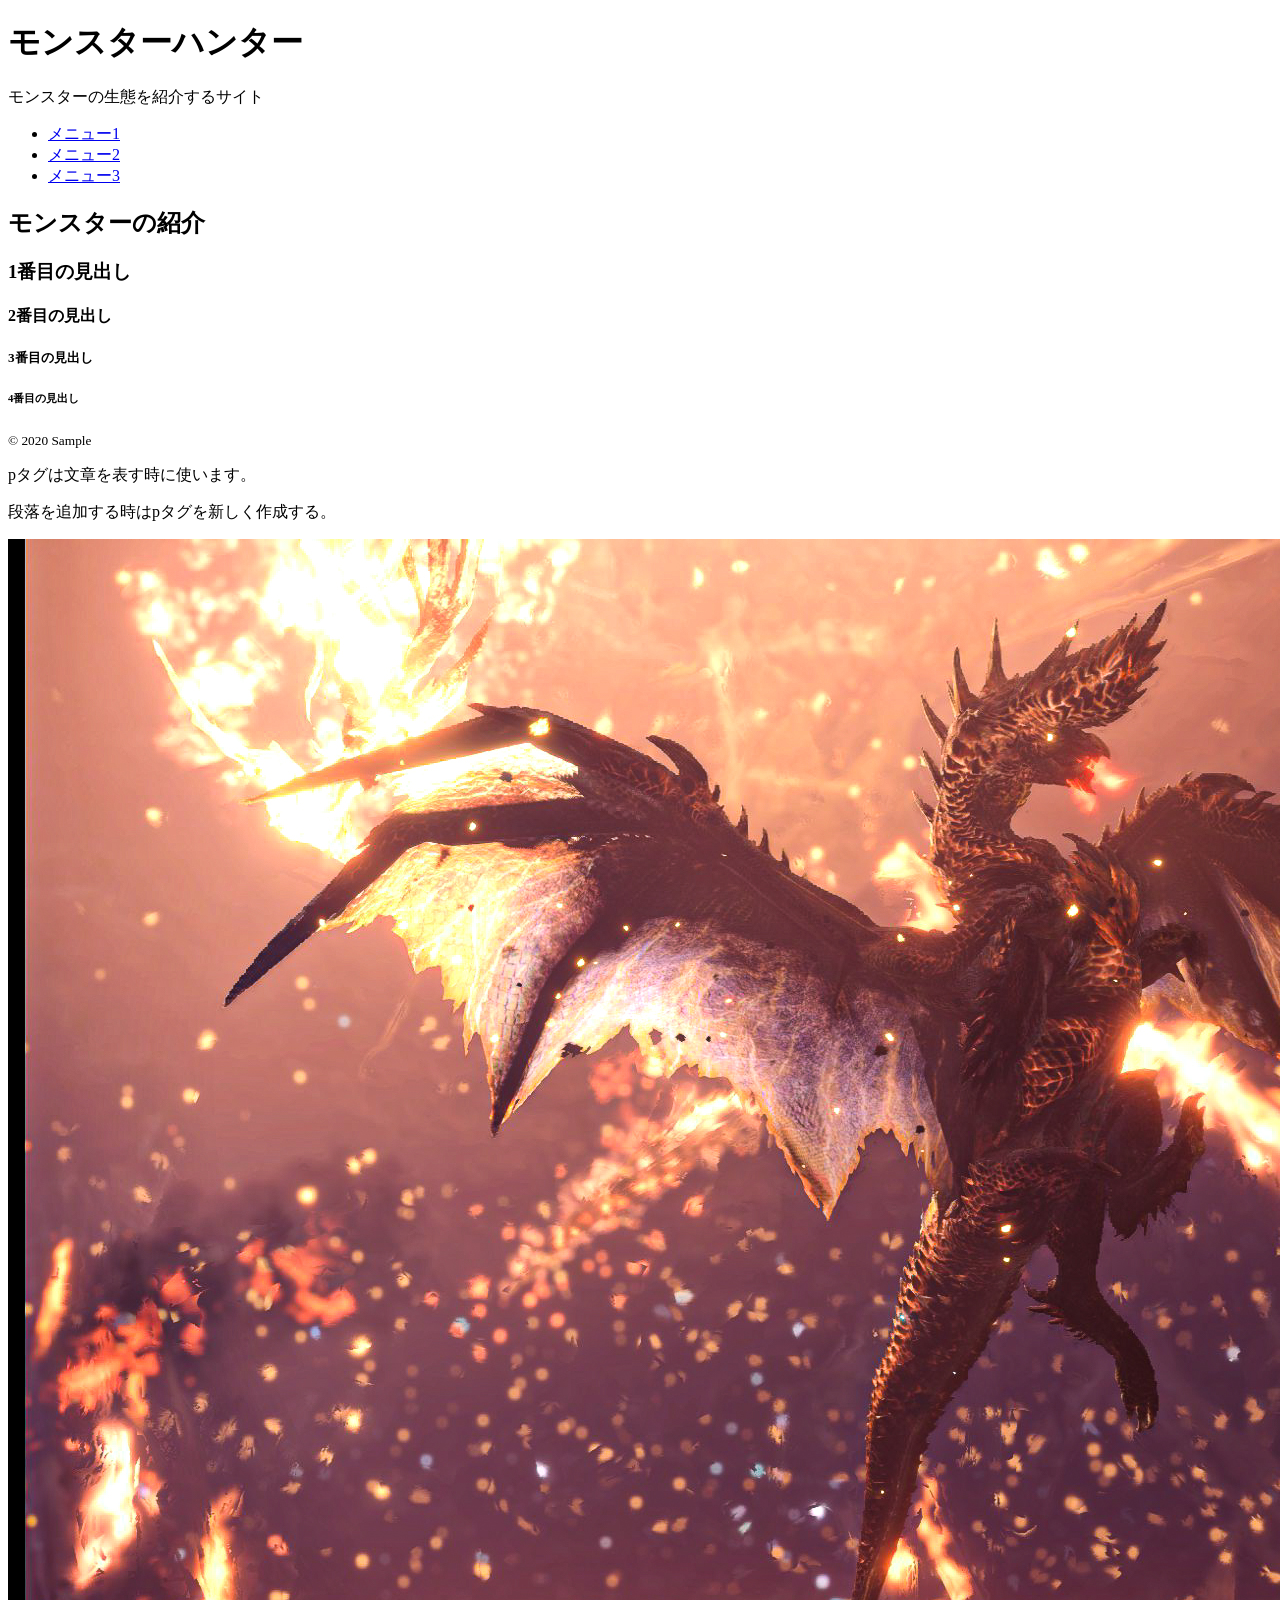
<file: index.html>
<!DOCTYPE html>
<html lang="ja">
<head>
    <meta charset="UTF-8">
    <meta name="viewport" content="width=device-width, initial-scale=1.0">
    <title>モンスターハンター</title>
</head>
<body>

    <header>
        <h1>モンスターハンター</h1>
        <p>モンスターの生態を紹介するサイト</p>

        <nav>
            <ul>
                <li><a href="#">メニュー1</a></li>
                <li><a href="#">メニュー2</a></li>
                <li><a href="#">メニュー3</a></li>
            </ul>
        </nav>
    </header>

    <main>
        <article>
        <h2>モンスターの紹介</h2>
        <section>
            <div>
                <h3>1番目の見出し</h3>
            </div>
            <aside>
            <h4>2番目の見出し</h4>
            </aside>
            <h5>3番目の見出し</h5>
            <h6>4番目の見出し</h6>
        </section>
        <footer>
            <p><small>&copy; 2020 Sample</small></p>
        </footer>
        <p>pタグは文章を表す時に使います。</p>
        <p>段落を追加する時はpタグを新しく作成する。</p>

        <a href="https://www.google.com/" target="_blank">
    <img src="./images/20260803002444_1.jpg" alt="モンスターハンターの画像">
</a>
        </article>
    </main>

</body>
</html>
</file>
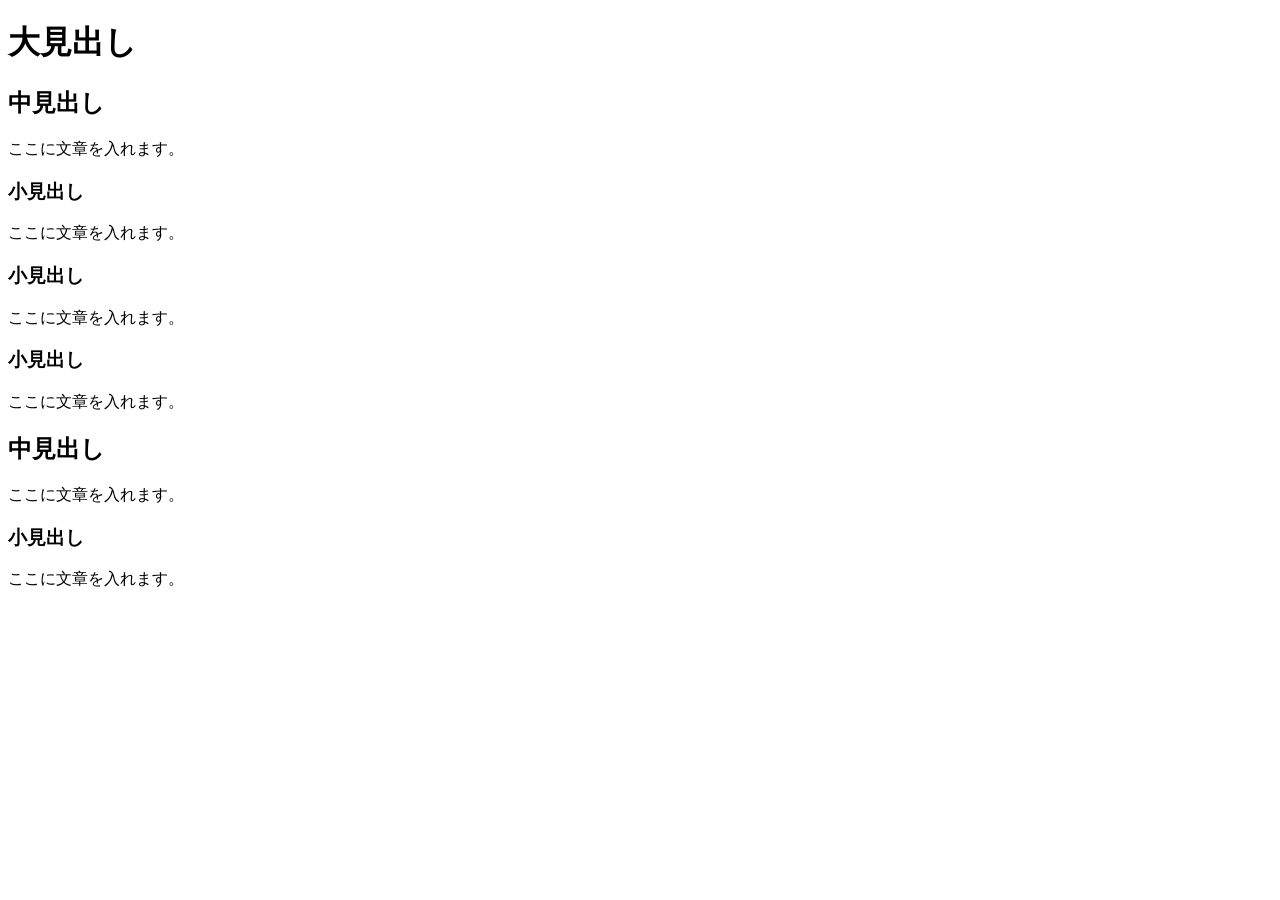
<file: heading-text.html>
<!DOCTYPE html>
<html lang="ja">
<head>
    <meta charset="UTF-8">
    <title>見出しの練習</title>
</head>
<body>

    <!-- 大見出し -->
    <h1>大見出し</h1>

    <!-- 中見出し -->
    <h2>中見出し</h2>
    <p>ここに文章を入れます。</p>

    <!-- 小見出し -->
    <h3>小見出し</h3>
    <p>ここに文章を入れます。</p>

    <!-- 小見出し -->
    <h3>小見出し</h3>
    <p>ここに文章を入れます。</p>

    <!-- 小見出し -->
    <h3>小見出し</h3>
    <p>ここに文章を入れます。</p>

    <!-- 中見出し -->
    <h2>中見出し</h2>
    <p>ここに文章を入れます。</p>

    <!-- 小見出し -->
    <h3>小見出し</h3>
    <p>ここに文章を入れます。</p>

</body>
</html>
</file>
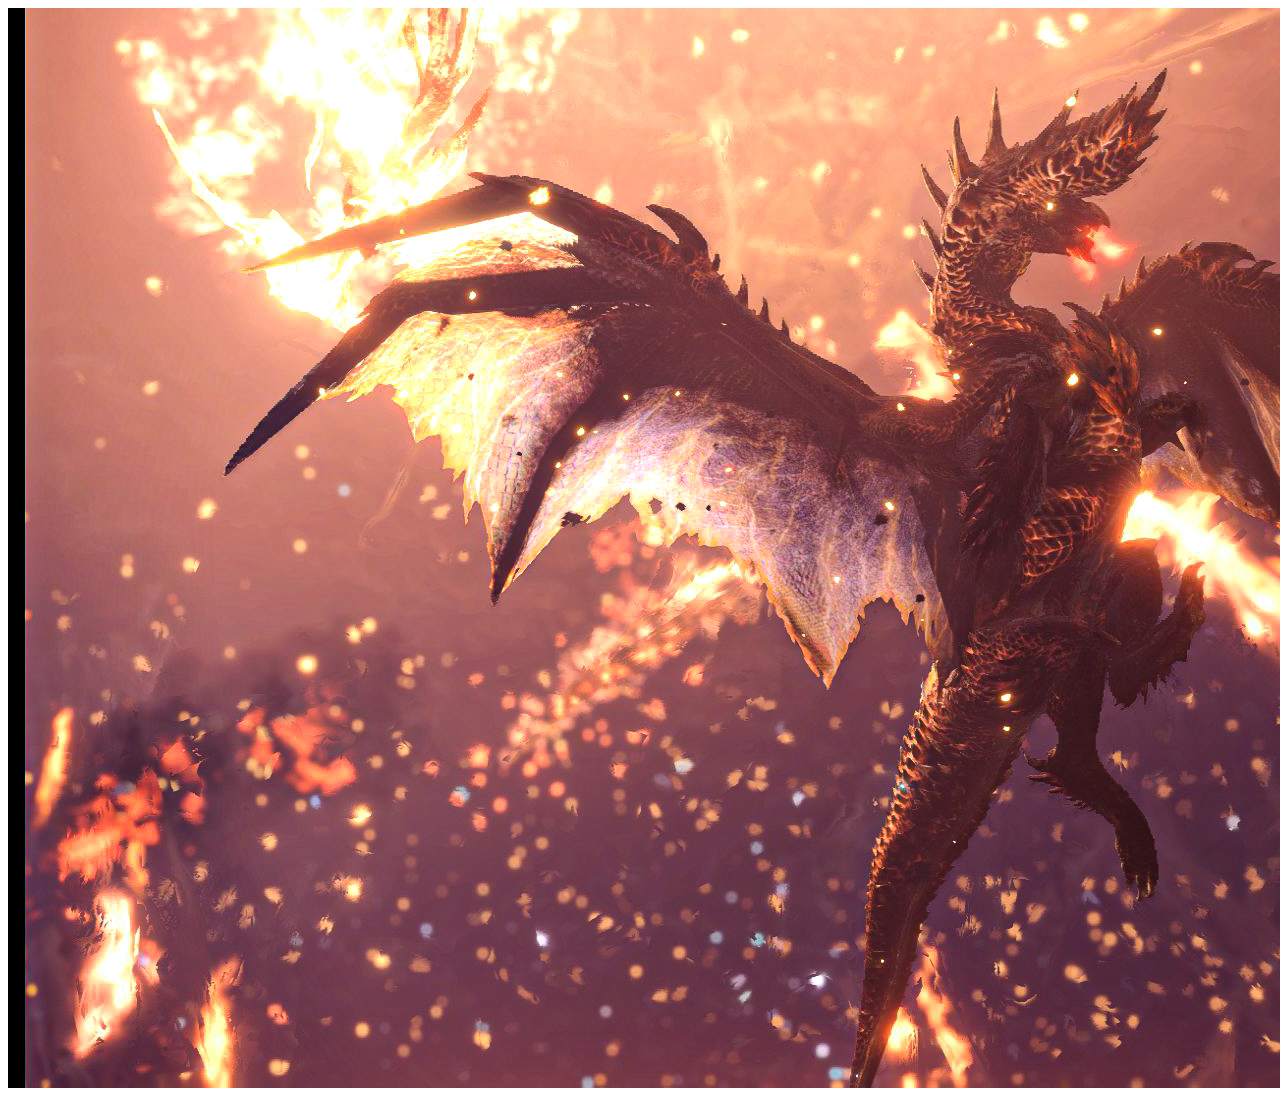
<file: images/image.link.html>
<!DOCTYPE html>
<html lang="ja">
<head>
  <meta charset="UTF-8">
  <title>画像リンクの練習</title>
</head>
<body>
  <a href="https://www.google.com/" target="_blank">
    <img src="./20260803002444_1.jpg" alt="クリックできる画像">
  </a>
</body>
</html>
</file>
